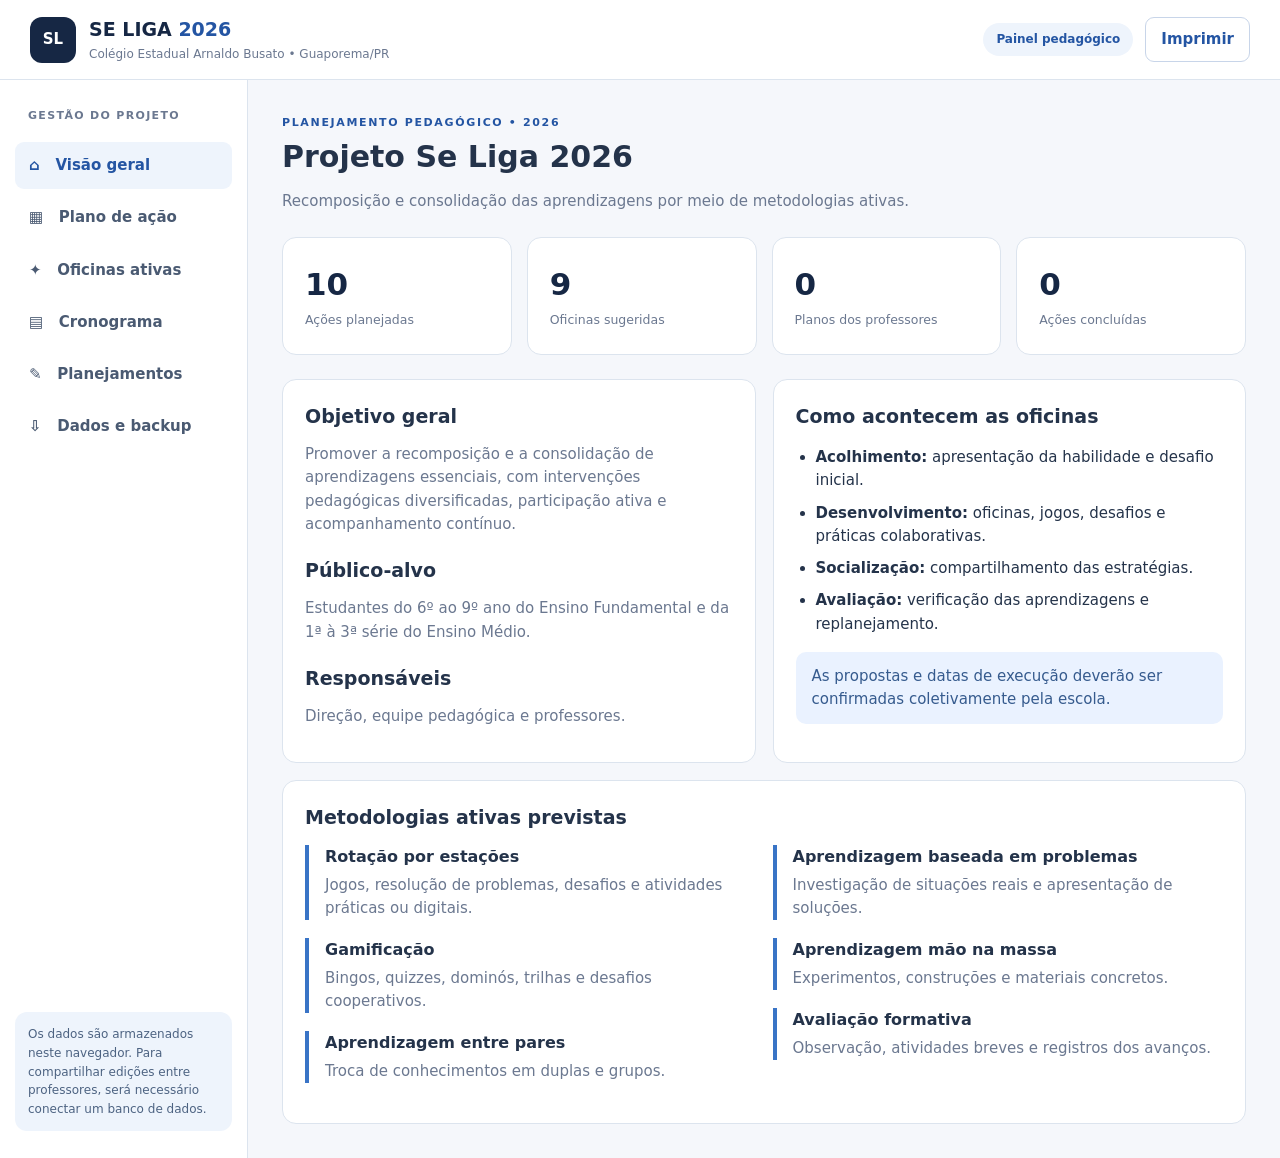
<file: se-liga-2026/index.html>
<!doctype html><html lang="pt-BR"><head><meta charset="UTF-8"><meta name="viewport" content="width=device-width,initial-scale=1"><title>Se Liga 2026 | Planejamento Pedagógico</title><link rel="stylesheet" href="style.css"></head><body><header><div class="brand"><span class="logo">SL</span><div><strong>SE LIGA <em>2026</em></strong><small>Colégio Estadual Arnaldo Busato • Guaporema/PR</small></div></div><div class="header-actions"><span class="tag">Painel pedagógico</span><button id="printBtn" class="outline">Imprimir</button></div></header><div class="layout"><aside><div class="aside-title">GESTÃO DO PROJETO</div><nav id="nav"><button data-page="inicio" class="active">⌂ &nbsp; Visão geral</button><button data-page="acoes">▦ &nbsp; Plano de ação</button><button data-page="oficinas">✦ &nbsp; Oficinas ativas</button><button data-page="cronograma">▤ &nbsp; Cronograma</button><button data-page="planejamentos">✎ &nbsp; Planejamentos</button><button data-page="dados">⇩ &nbsp; Dados e backup</button></nav><div class="aside-note">Os dados são armazenados neste navegador. Para compartilhar edições entre professores, será necessário conectar um banco de dados.</div></aside><main><div id="view"></div></main></div><dialog id="editor"><form id="editForm"><div class="modal-head"><h2 id="modalTitle">Editar</h2><button type="button" id="closeModal" class="icon-btn">✕</button></div><div id="fields" class="fields"></div><div class="modal-actions"><button type="button" class="outline" id="cancelModal">Cancelar</button><button type="submit">Salvar alterações</button></div></form></dialog><script src="seed.js"></script><script src="script.js"></script></body></html>
</file>
<file: se-liga-2026/style.css>
:root{--navy:#162744;--blue:#2455a3;--sky:#eef4fc;--ink:#24334a;--muted:#6b7890;--border:#dce4ee;--bg:#f5f7fb;--white:#fff;--green:#19765d}*{box-sizing:border-box}body{margin:0;background:var(--bg);color:var(--ink);font:15px/1.55 system-ui,-apple-system,Segoe UI,sans-serif}button,input,select,textarea{font:inherit}button{cursor:pointer;background:var(--blue);border:1px solid var(--blue);color:#fff;padding:10px 15px;border-radius:9px;font-weight:650}button:hover{filter:brightness(.95)}button.outline{background:white;color:var(--blue);border-color:#c8d5e9}.icon-btn{background:transparent;border:0;color:var(--ink)}header{height:80px;background:white;border-bottom:1px solid var(--border);display:flex;align-items:center;justify-content:space-between;padding:0 30px;gap:12px}.brand{display:flex;gap:13px;align-items:center}.brand strong{font-size:19px;color:var(--navy)}.brand em{font-style:normal;color:var(--blue)}.brand small{display:block;color:var(--muted);font-size:12px}.logo{display:grid;place-items:center;background:var(--navy);color:white;border-radius:12px;width:46px;height:46px;font-weight:800}.header-actions{display:flex;align-items:center;gap:12px}.tag{background:var(--sky);color:var(--blue);border-radius:30px;padding:7px 13px;font-size:12px;font-weight:700}.layout{display:grid;grid-template-columns:248px 1fr;min-height:calc(100vh - 80px)}aside{background:white;border-right:1px solid var(--border);padding:27px 15px;display:flex;flex-direction:column;gap:18px}.aside-title{font-size:11px;color:var(--muted);font-weight:800;letter-spacing:.12em;padding:0 13px}nav{display:grid;gap:5px}nav button{background:transparent;color:#4a5a72;border:0;text-align:left;padding:12px 14px;font-weight:600}nav button.active{background:var(--sky);color:var(--blue)}.aside-note{margin-top:auto;background:var(--sky);border-radius:12px;padding:13px;font-size:12px;color:#4d6382}main{padding:34px;max-width:1500px;width:100%;margin:auto}.eyebrow{color:var(--blue);text-transform:uppercase;font-size:11px;letter-spacing:.15em;font-weight:800}h1{font-size:30px;line-height:1.2;margin:8px 0}h2{font-size:19px;margin:0}p{color:var(--muted)}.heading{display:flex;justify-content:space-between;gap:16px;align-items:center;margin-bottom:25px}.heading p{margin:7px 0 0}.cards{display:grid;grid-template-columns:repeat(4,minmax(0,1fr));gap:15px;margin:24px 0}.card,.panel{background:white;border:1px solid var(--border);border-radius:14px;padding:22px}.card .number{font-size:31px;font-weight:800;color:var(--navy)}.card small{color:var(--muted)}.grid2{display:grid;grid-template-columns:1fr 1fr;gap:17px}.panel h2{margin-bottom:12px}.panel ul{padding-left:20px}.panel li{margin-bottom:9px}.panel p{margin:5px 0}.toolbar{display:flex;gap:10px;align-items:center;flex-wrap:wrap;margin-bottom:16px}.toolbar input,.toolbar select{max-width:260px}.tablewrap{overflow:auto;background:white;border:1px solid var(--border);border-radius:13px}table{border-collapse:collapse;width:100%;min-width:850px}th{text-align:left;background:#f1f5fa;color:#53647c;font-size:12px;padding:13px 15px}td{padding:14px 15px;border-top:1px solid var(--border);vertical-align:top;font-size:13px}td strong{color:var(--navy)}.pill{display:inline-block;background:#e9eef8;color:#476187;padding:4px 9px;border-radius:20px;font-size:12px;white-space:nowrap}.pill.done{background:#e3f4ed;color:#177255}.pill.progress{background:#fff2d7;color:#986319}.tiny{padding:6px 10px;font-size:12px}.danger{color:#b33636!important;border-color:#edc8c8!important}.actions{display:flex;gap:6px}.empty{text-align:center;padding:35px;color:var(--muted)}input,select,textarea{border:1px solid #ccd7e5;border-radius:9px;padding:10px 12px;background:white;color:var(--ink);width:100%}textarea{resize:vertical;min-height:82px}label{display:block;font-size:12px;font-weight:700;color:#53647c;margin-bottom:6px}.field{min-width:0}.fields{display:grid;grid-template-columns:1fr 1fr;gap:14px;max-height:65vh;overflow:auto;padding:2px}.field.wide{grid-column:1/-1}dialog{width:min(760px,calc(100vw - 24px));border:1px solid var(--border);border-radius:17px;padding:24px;box-shadow:0 22px 90px #102a4d40}dialog::backdrop{background:#17294299}.modal-head,.modal-actions{display:flex;align-items:center;justify-content:space-between;gap:10px;margin-bottom:19px}.modal-actions{justify-content:flex-end;margin:20px 0 0}.notice{padding:13px 16px;border-radius:10px;background:#eaf2ff;color:#365b8e;margin:16px 0}.method{border-left:4px solid #3974c6;padding-left:16px;margin-bottom:18px}.method h3{margin:0 0 4px;font-size:16px}.method p{margin:0}.subtle{font-size:12px;color:var(--muted)}@media(max-width:900px){.layout{grid-template-columns:1fr}aside{border-right:0;border-bottom:1px solid var(--border);padding:12px}nav{display:flex;overflow:auto}nav button{white-space:nowrap}.aside-title,.aside-note{display:none}main{padding:20px}.cards{grid-template-columns:repeat(2,1fr)}.grid2{grid-template-columns:1fr}}@media(max-width:560px){header{padding:12px;height:auto}.tag{display:none}.brand small{font-size:10px}.heading{align-items:flex-start;flex-direction:column}.cards{grid-template-columns:1fr 1fr}.fields{grid-template-columns:1fr}.field.wide{grid-column:auto}}@media print{header,aside,.toolbar,.actions,.heading button{display:none!important}.layout{display:block}main{padding:0}.panel,.card,.tablewrap{break-inside:avoid}body{background:white}}
</file>
